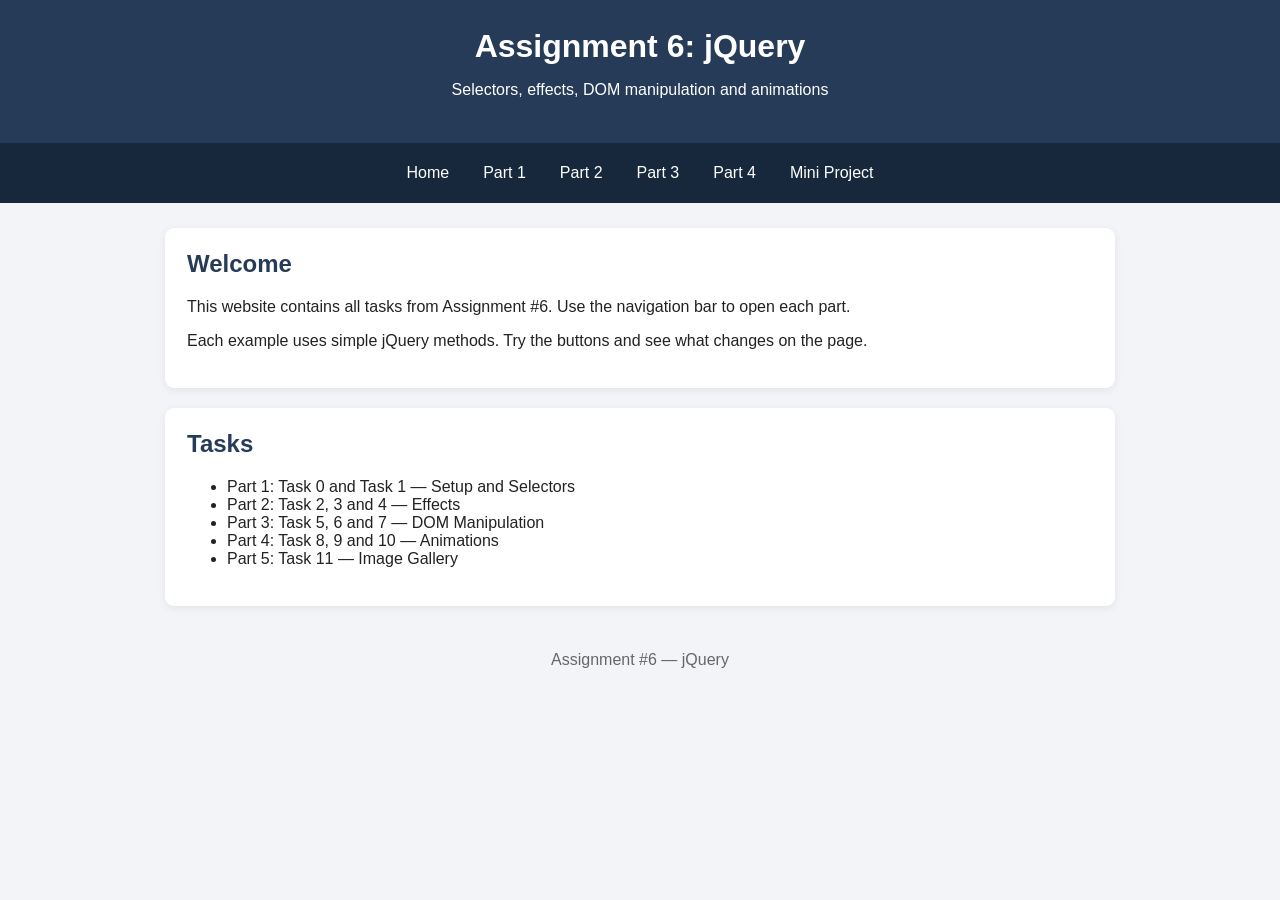
<file: index.html>
<!DOCTYPE html>
<html lang="en">
<head>
    <meta charset="UTF-8">
    <meta name="viewport" content="width=device-width, initial-scale=1.0">
    <title>Assignment 6 - jQuery</title>
    <link rel="stylesheet" href="css/style.css">
</head>
<body>
    <header>
        <h1>Assignment 6: jQuery</h1>
        <p>Selectors, effects, DOM manipulation and animations</p>
    </header>

    <nav>
        <a href="index.html">Home</a>
        <a href="pages/task0-1.html">Part 1</a>
        <a href="pages/task2-4.html">Part 2</a>
        <a href="pages/task5-7.html">Part 3</a>
        <a href="pages/task8-10.html">Part 4</a>
        <a href="pages/task11.html">Mini Project</a>
    </nav>

    <main>
        <section class="card">
            <h2>Welcome</h2>
            <p>This website contains all tasks from Assignment #6. Use the navigation bar to open each part.</p>
            <p>Each example uses simple jQuery methods. Try the buttons and see what changes on the page.</p>
        </section>

        <section class="card">
            <h2>Tasks</h2>
            <ul>
                <li>Part 1: Task 0 and Task 1 — Setup and Selectors</li>
                <li>Part 2: Task 2, 3 and 4 — Effects</li>
                <li>Part 3: Task 5, 6 and 7 — DOM Manipulation</li>
                <li>Part 4: Task 8, 9 and 10 — Animations</li>
                <li>Part 5: Task 11 — Image Gallery</li>
            </ul>
        </section>
    </main>

    <footer>Assignment #6 — jQuery</footer>
</body>
</html>
</file>
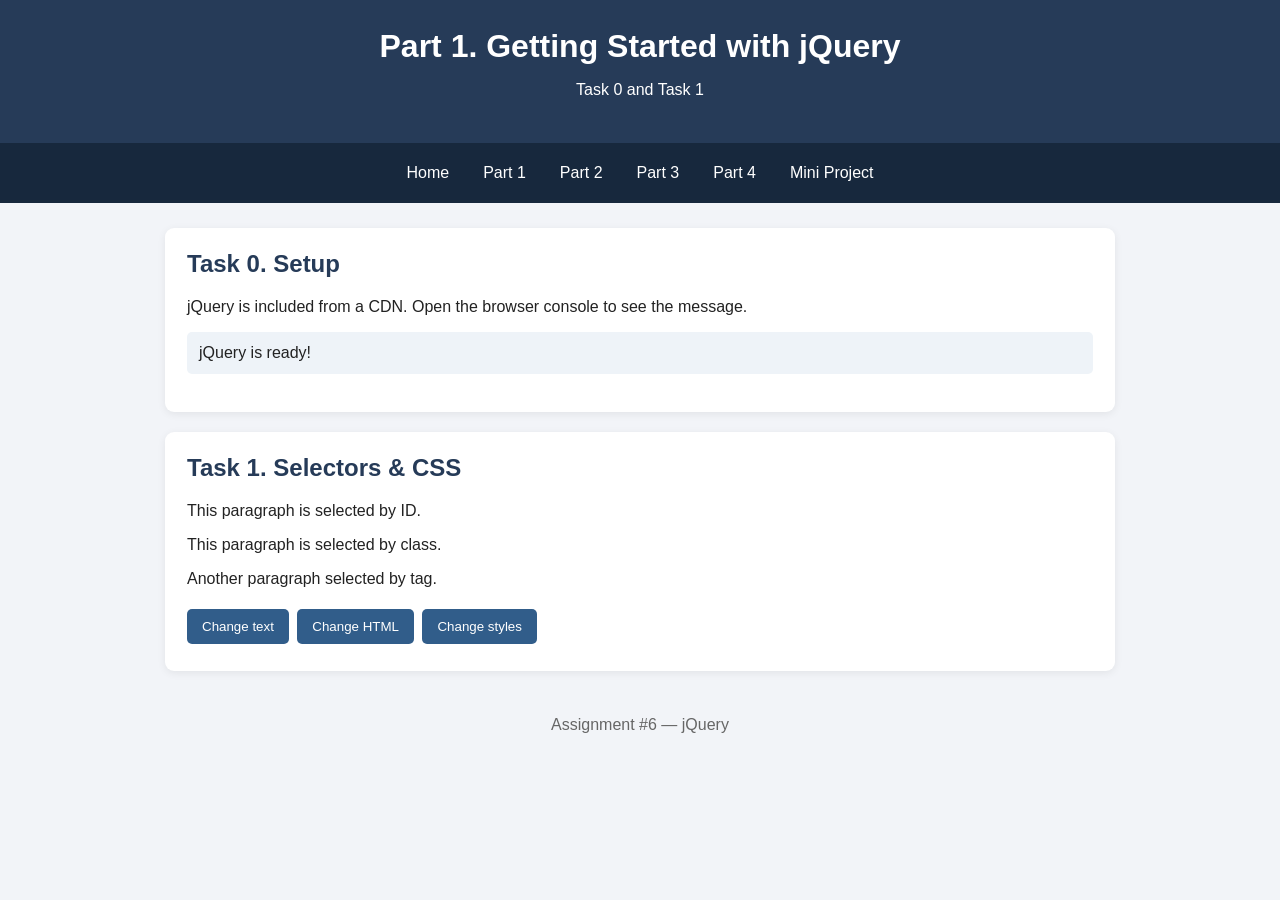
<file: pages/task0-1.html>
<!DOCTYPE html>
<html lang="en">
<head>
    <meta charset="UTF-8">
    <meta name="viewport" content="width=device-width, initial-scale=1.0">
    <title>Part 1 - jQuery Setup and Selectors</title>
    <link rel="stylesheet" href="../css/style.css">
    <script src="https://code.jquery.com/jquery-3.7.1.min.js"></script>
    <script src="../js/task0-1.js" defer></script>
</head>
<body>
    <header>
        <h1>Part 1. Getting Started with jQuery</h1>
        <p>Task 0 and Task 1</p>
    </header>
    <nav>
        <a href="../index.html">Home</a>
        <a href="task0-1.html">Part 1</a>
        <a href="task2-4.html">Part 2</a>
        <a href="task5-7.html">Part 3</a>
        <a href="task8-10.html">Part 4</a>
        <a href="task11.html">Mini Project</a>
    </nav>
    <main>
        <section class="card">
            <h2>Task 0. Setup</h2>
            <p>jQuery is included from a CDN. Open the browser console to see the message.</p>
            <p id="readyMessage" class="output">Waiting for jQuery...</p>
        </section>

        <section class="card">
            <h2>Task 1. Selectors & CSS</h2>
            <p id="byId">This paragraph is selected by ID.</p>
            <p class="byClass">This paragraph is selected by class.</p>
            <p>Another paragraph selected by tag.</p>
            <button id="changeText">Change text</button>
            <button id="changeHtml">Change HTML</button>
            <button id="changeStyle">Change styles</button>
        </section>
    </main>
    <footer>Assignment #6 — jQuery</footer>
</body>
</html>
</file>
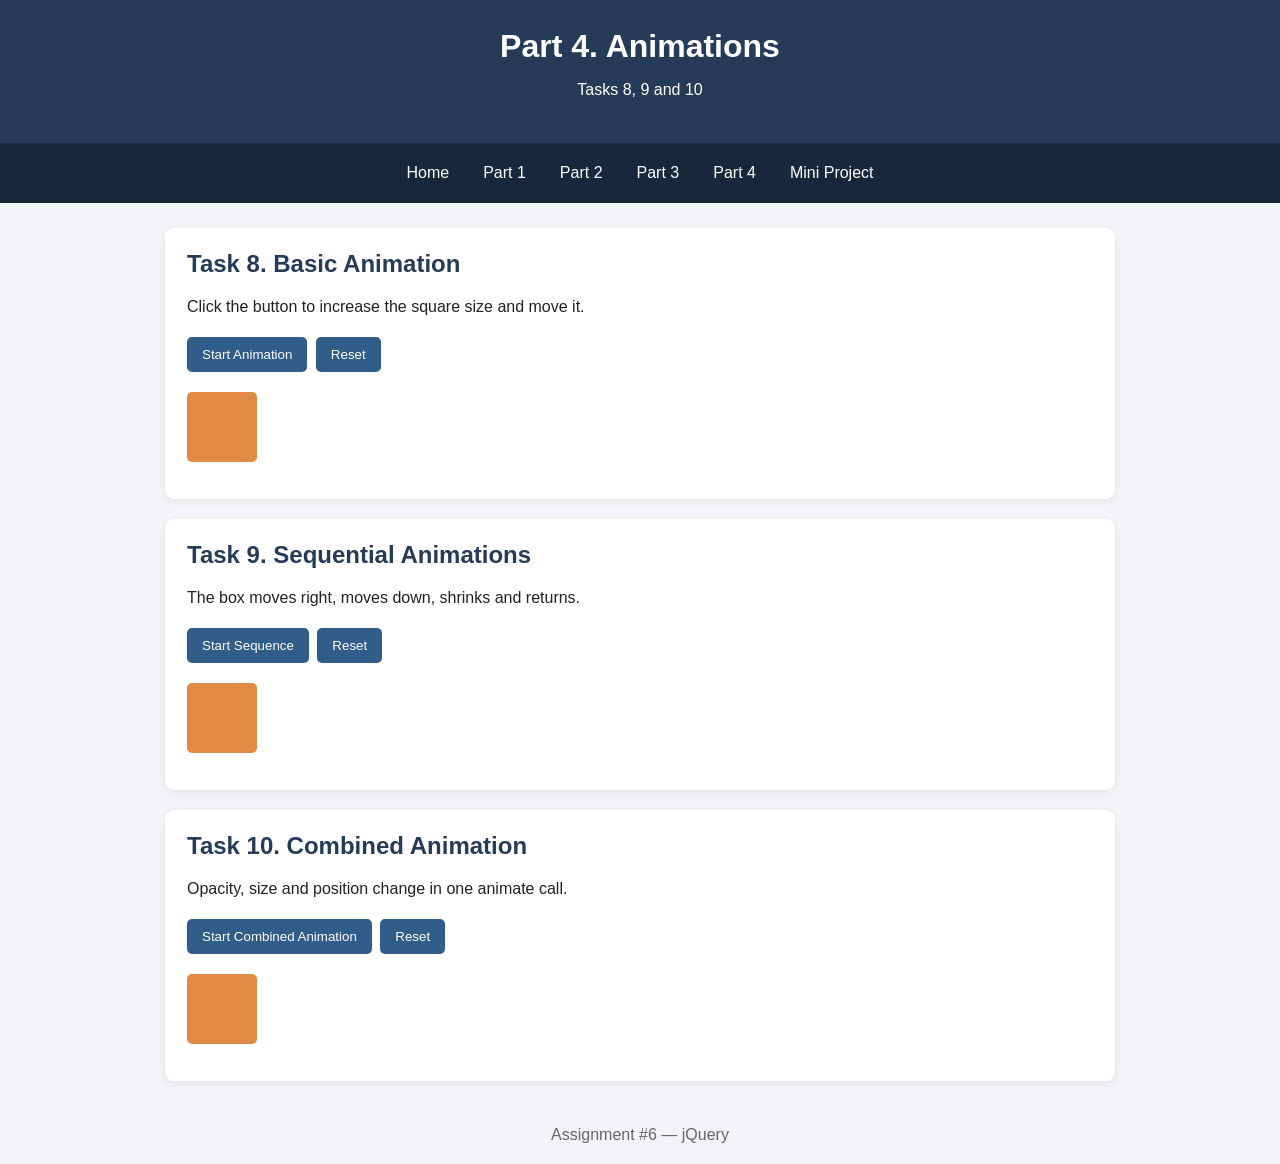
<file: pages/task8-10.html>
<!DOCTYPE html>
<html lang="en">
<head>
    <meta charset="UTF-8">
    <meta name="viewport" content="width=device-width, initial-scale=1.0">
    <title>Part 4 - jQuery Animations</title>
    <link rel="stylesheet" href="../css/style.css">
    <script src="https://code.jquery.com/jquery-3.7.1.min.js"></script>
    <script src="../js/task8-10.js" defer></script>
</head>
<body>
    <header>
        <h1>Part 4. Animations</h1>
        <p>Tasks 8, 9 and 10</p>
    </header>
    <nav>
        <a href="../index.html">Home</a>
        <a href="task0-1.html">Part 1</a>
        <a href="task2-4.html">Part 2</a>
        <a href="task5-7.html">Part 3</a>
        <a href="task8-10.html">Part 4</a>
        <a href="task11.html">Mini Project</a>
    </nav>
    <main>
        <section class="card">
            <h2>Task 8. Basic Animation</h2>
            <p>Click the button to increase the square size and move it.</p>
            <button id="basicAnimation">Start Animation</button>
            <button id="resetBasic">Reset</button>
            <div id="basicBox" class="box"></div>
        </section>

        <section class="card">
            <h2>Task 9. Sequential Animations</h2>
            <p>The box moves right, moves down, shrinks and returns.</p>
            <button id="sequenceAnimation">Start Sequence</button>
            <button id="resetSequence">Reset</button>
            <div id="sequenceBox" class="box"></div>
        </section>

        <section class="card">
            <h2>Task 10. Combined Animation</h2>
            <p>Opacity, size and position change in one animate call.</p>
            <button id="combinedAnimation">Start Combined Animation</button>
            <button id="resetCombined">Reset</button>
            <div id="combinedBox" class="box"></div>
        </section>
    </main>
    <footer>Assignment #6 — jQuery</footer>
</body>
</html>
</file>
<file: css/style.css>
* {
    box-sizing: border-box;
}

body {
    margin: 0;
    font-family: Arial, sans-serif;
    background: #f2f4f8;
    color: #222;
}

header {
    background: #263b58;
    color: white;
    text-align: center;
    padding: 28px 15px;
}

header h1 {
    margin: 0 0 8px;
}

nav {
    background: #17283d;
    display: flex;
    justify-content: center;
    flex-wrap: wrap;
    gap: 8px;
    padding: 12px;
}

nav a {
    color: white;
    text-decoration: none;
    padding: 9px 13px;
    border-radius: 5px;
}

nav a:hover {
    background: #496887;
}

main {
    width: 90%;
    max-width: 950px;
    margin: 25px auto;
}

.card {
    background: white;
    padding: 22px;
    margin-bottom: 20px;
    border-radius: 9px;
    box-shadow: 0 2px 8px #00000012;
}

h2 {
    color: #263b58;
    margin-top: 0;
}

button {
    background: #315d8a;
    color: white;
    border: 0;
    border-radius: 5px;
    padding: 10px 15px;
    margin: 5px 4px 5px 0;
    cursor: pointer;
}

button:hover {
    background: #203f61;
}

input {
    display: block;
    width: 100%;
    max-width: 400px;
    padding: 10px;
    margin: 7px 0 15px;
    border: 1px solid #bbb;
    border-radius: 5px;
}

.demo-image {
    width: 260px;
    max-width: 100%;
    display: block;
    margin: 15px 0;
    border-radius: 7px;
}

.panel {
    background: #e4edf6;
    padding: 18px;
    border-radius: 6px;
    margin-top: 10px;
}

.box {
    width: 70px;
    height: 70px;
    background: #e08a45;
    position: relative;
    margin: 15px 0;
    border-radius: 5px;
}

.output {
    background: #eef3f8;
    padding: 12px;
    min-height: 35px;
    border-radius: 5px;
}

.gallery {
    display: flex;
    flex-wrap: wrap;
    gap: 12px;
}

.gallery img {
    width: 150px;
    height: 110px;
    object-fit: cover;
    border-radius: 6px;
    cursor: pointer;
    opacity: 0.8;
}

.gallery img:hover {
    opacity: 1;
}

#largeImage {
    width: 100%;
    max-width: 500px;
    display: none;
    margin-top: 18px;
    border-radius: 8px;
}

footer {
    text-align: center;
    padding: 20px;
    color: #666;
}

@media (max-width: 600px) {
    nav {
        flex-direction: column;
        align-items: center;
    }

    nav a {
        width: 100%;
        text-align: center;
    }
}
</file>
